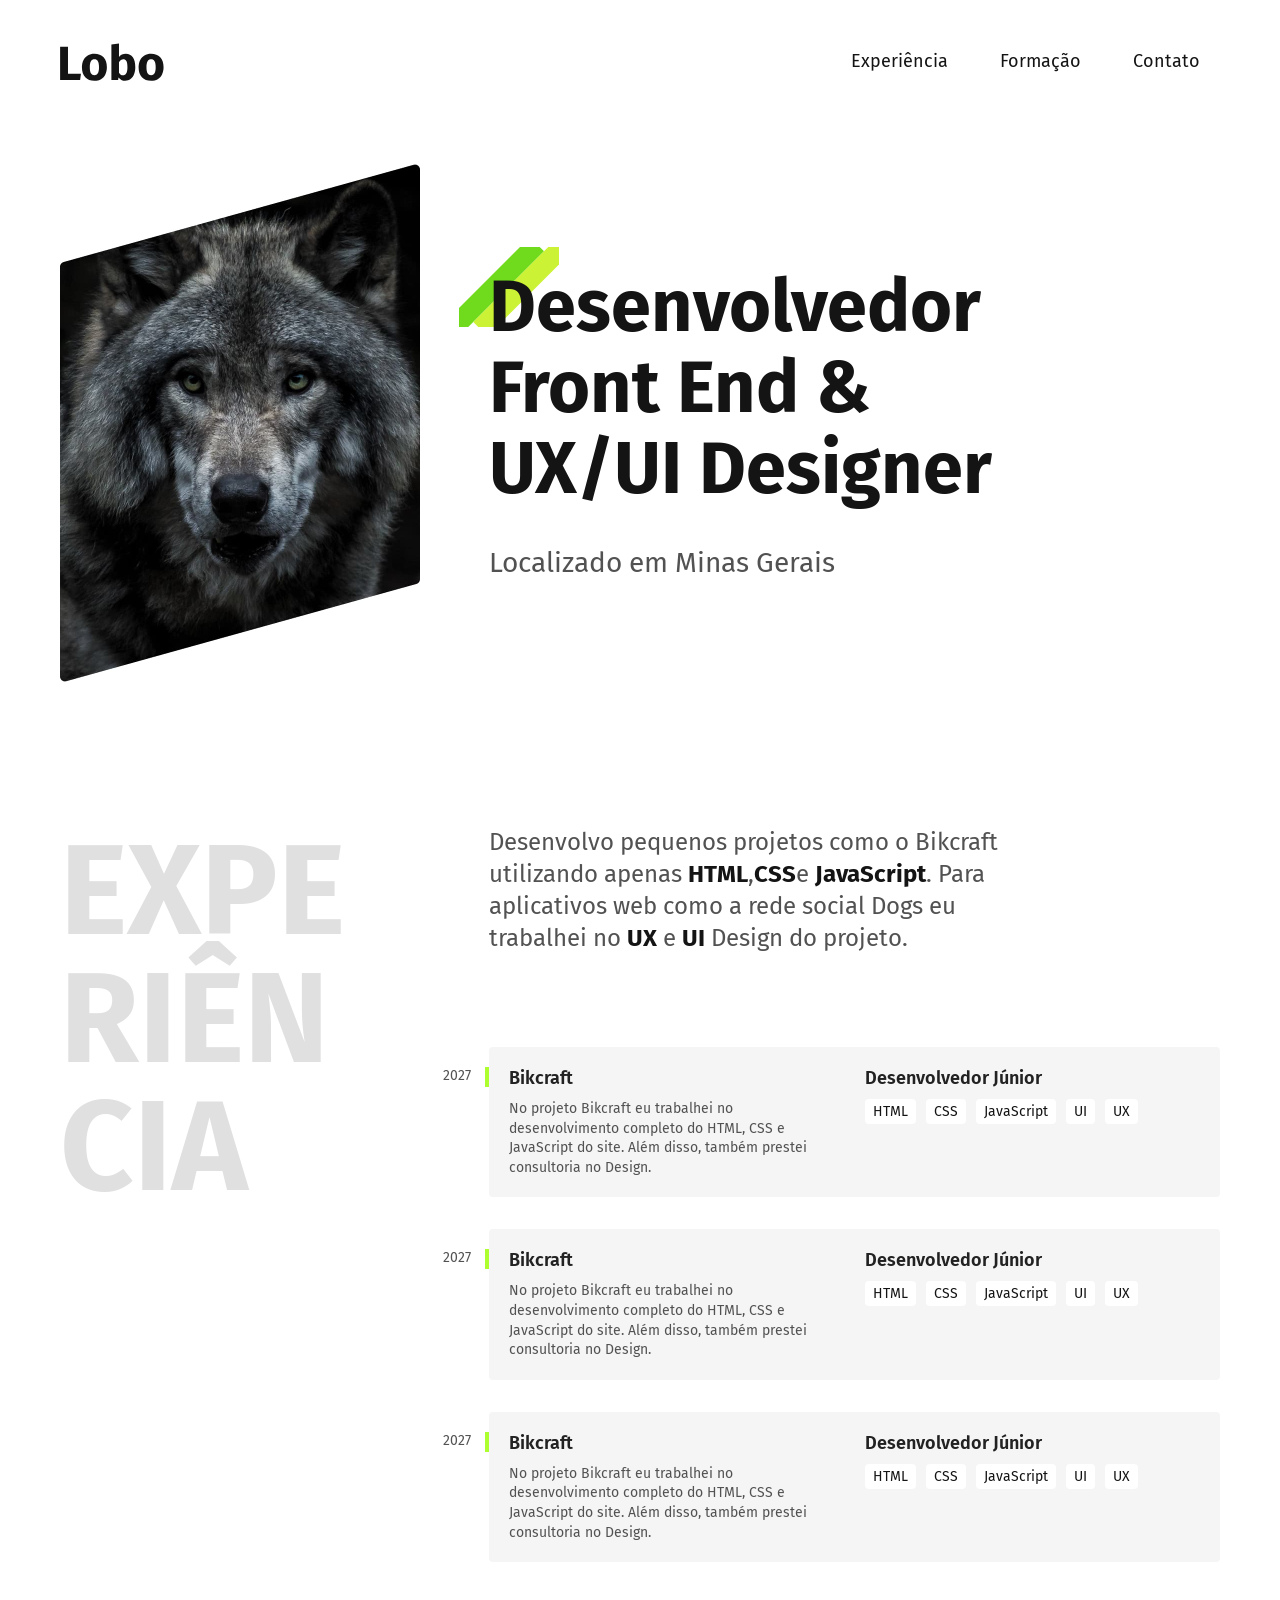
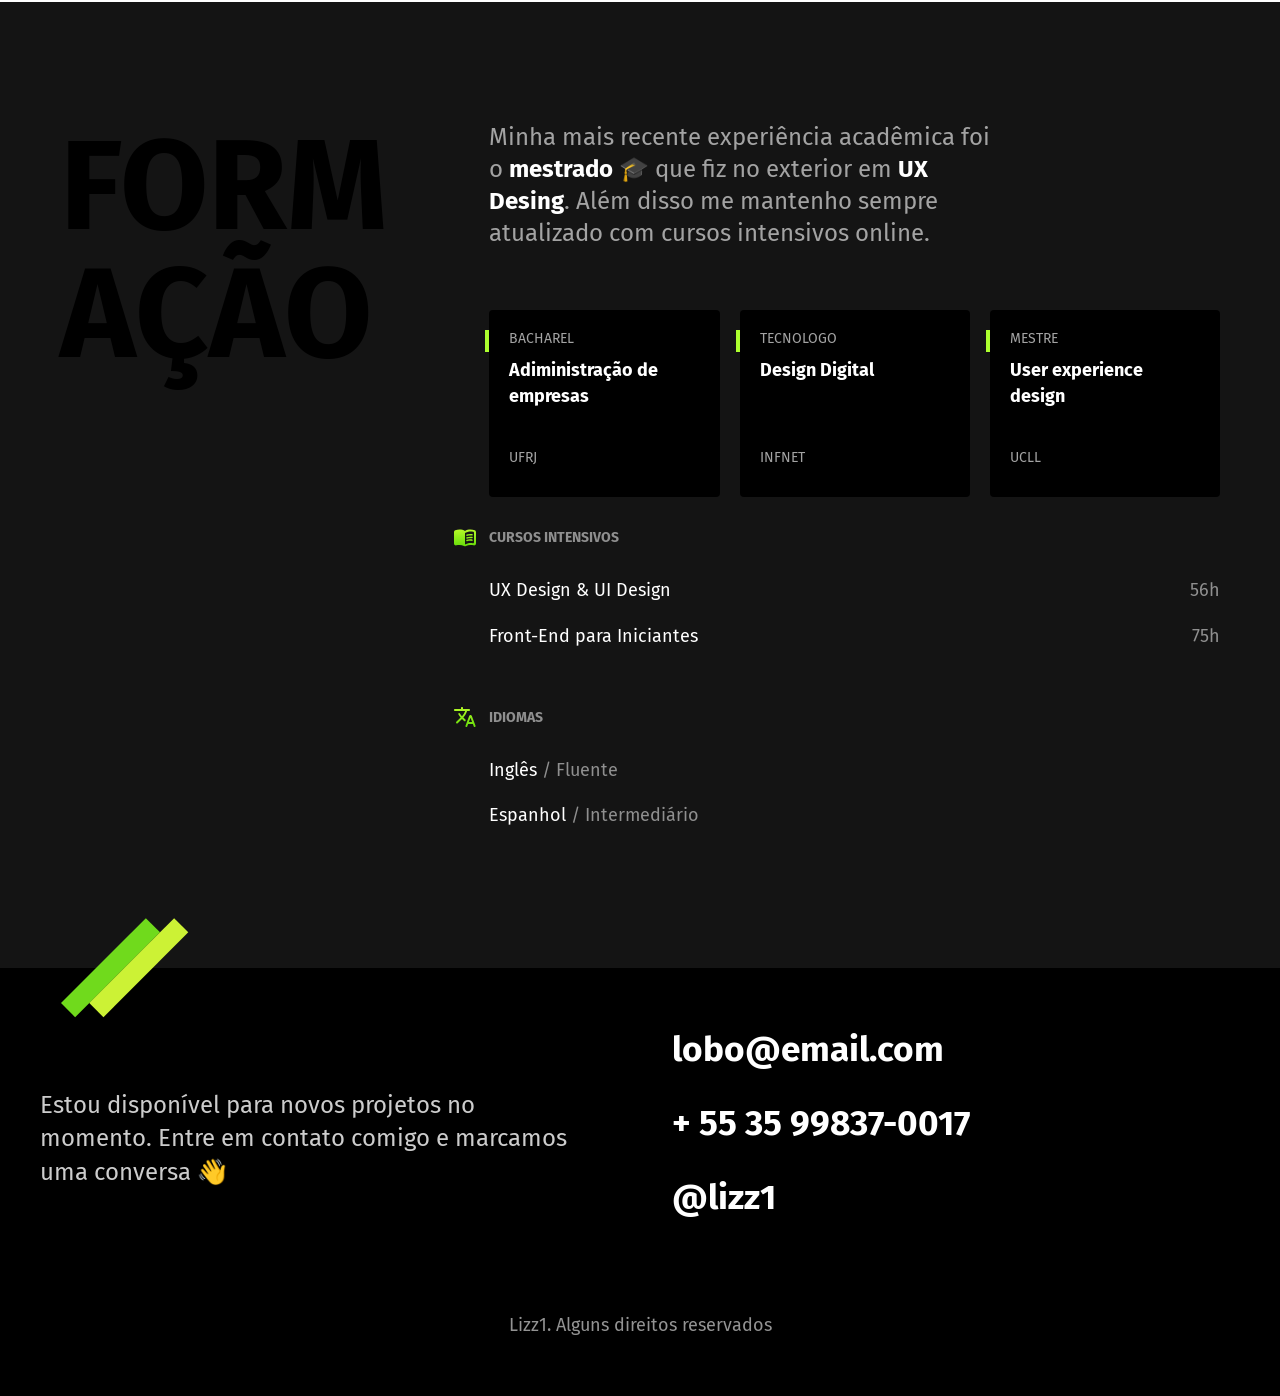
<file: index.html>
<!DOCTYPE html>
<html lang="en">

<head>
  <meta charset="UTF-8">
  <meta name="viewport" content="width=device-width, initial-scale=1.0">
  <meta name="description" content="Desenvolvedor Front End & UX/UI Designer">
  <link rel="stylesheet" href="css/portifolio.css">
  <link rel="icon" href="/favicon.svg" type="image/svg+xml">
  <link rel="preconnect" href="https://fonts.googleapis.com">
  <link rel="preconnect" href="https://fonts.gstatic.com" crossorigin>
  <link href="https://fonts.googleapis.com/css2?family=Fira+Sans:ital,wght@0,400;0,500;0,700;1,500&display=swap" rel="stylesheet">
  <title>Lizzi - Portifólio</title>
</head>


<body>

  <header class="header">
    <img src="/img/marca.svg" alt="Logo" width="104" height="38">
    <ul class="header-menu">
      <li><a href="#experiencia">Experiência</a></li>
      <li><a href="#formacao">Formação</a></li>
      <li><a href="#contato">Contato</a></li>
    </ul>
  </header>

  <main class="intro">
    <img src="/img/perfil.jpg" alt="lobo" width="360" height="520">
    <div class="relative">
      <h1>Desenvolvedor<br> Front End &<br> UX/UI Designer</h1>
      <p>Localizado em Minas Gerais</p>
    </div>
  </main>
  <section class="experiencia" id="experiencia" aria-label="Experiência">
    <h2 class="experiencia-titulo ">Experiência</h2>
    <div class="experiencia-info">
      <p class="experiencia-texto">Desenvolvo pequenos projetos como o Bikcraft utilizando apenas <strong>HTML</strong>,<strong>CSS</strong>e <strong>JavaScript</strong>. Para aplicativos web como a rede social Dogs eu trabalhei no <strong>UX</strong> e <strong>UI</strong> Design do projeto.</p>
      <div class="experiencia-trabalho">
        <h2 class="trabalho-titulo">Bikcraft</h2>
        <span class="trabalho-titulo">Desenvolvedor Júnior</span>
        <p>No projeto Bikcraft eu trabalhei no desenvolvimento completo do HTML, CSS e JavaScript do site. Além disso, também prestei consultoria no Design.</p>
        <ul class="ferramenta-trabalho">
          <li>HTML</li>
          <li>CSS</li>
          <li>JavaScript</li>
          <li>UI</li>
          <li>UX</li>
        </ul>
      </div>
      <div class="experiencia-trabalho">
        <h2 class="trabalho-titulo">Bikcraft</h2>
        <span class="trabalho-titulo">Desenvolvedor Júnior</span>
        <p>No projeto Bikcraft eu trabalhei no desenvolvimento completo do HTML, CSS e JavaScript do site. Além disso, também prestei consultoria no Design.</p>
        <ul class="ferramenta-trabalho">
          <li>HTML</li>
          <li>CSS</li>
          <li>JavaScript</li>
          <li>UI</li>
          <li>UX</li>
        </ul>
      </div>
      <div class="experiencia-trabalho">
        <h2 class="trabalho-titulo">Bikcraft</h2>
        <span class="trabalho-titulo">Desenvolvedor Júnior</span>
        <p>No projeto Bikcraft eu trabalhei no desenvolvimento completo do HTML, CSS e JavaScript do site. Além disso, também prestei consultoria no Design.</p>
        <ul class="ferramenta-trabalho">
          <li>HTML</li>
          <li>CSS</li>
          <li>JavaScript</li>
          <li>UI</li>
          <li>UX</li>
        </ul>
      </div>
    </div>

  </section>


  <section class="formacao" id="formacao" aria-label="Formação">
    <div class="formacao-container">
      <h2 class="experiencia-titulo formacao-titulo"> <!-- se bugar é pq tem que arrumar a classe no global -->
        Formação
      </h2>
      <div class="formacao-info">
        <p>Minha mais recente experiência acadêmica foi o <strong>mestrado</strong> 🎓 que fiz no exterior em <strong>UX Desing</strong>. Além disso me mantenho sempre atualizado com cursos intensivos online.</p>
        <ul class="formacao-lista">
          <li class="formacao-card">
            <p class="formacao-tipo">bacharel</p>
            <h3 class="formacao-curso">Adiministração de empresas</h3>
            <p class="formacao-local">ufrj</p>
          </li>
          <li class="formacao-card">
            <p class="formacao-tipo">tecnologo</p>
            <h3 class="formacao-curso">Design Digital</h3>
            <p class="formacao-local">Infnet</p>
          </li>
          <li class="formacao-card">
            <p class="formacao-tipo">Mestre</p>
            <h3 class="formacao-curso">User experience design</h3>
            <p class="formacao-local">ucll</p>
          </li>
        </ul>
        <div class="formacao-extra">
          <div class="cursos">
            <h3>Cursos intensivos</h3>
            <ul class="formacao-intensivos">
              <li>UX Design & UI Design<span>56h</span></li>
              <li>Front-End para Iniciantes<span>75h</span></li>
            </ul>
          </div>
          <div class="idomas">
            <h3>Idiomas</h3>
            <ul>
              <li>Inglês<span> / Fluente</span></li>
              <li>Espanhol<span> / Intermediário</span></li>
            </ul>
          </div>
        </div>
      </div>
    </div>

  </section>

  <footer class="footer" id="contato" aria-label="Rodapé">
    <div class="footer-container">
      <p class="footer-texto">Estou disponível para novos projetos no momento. Entre em contato comigo e marcamos uma conversa 👋</p>

      <ul>
        <li>lobo@email.com</li>
        <li>+ 55 35 99837-0017</li>
        <li><a href=#"">@lizz1</a></li>
      </ul>
      <p class="footer-copy">Lizz1. Alguns direitos reservados</p>
    </div>
  </footer>
















































































































</body>

</html>
</file>
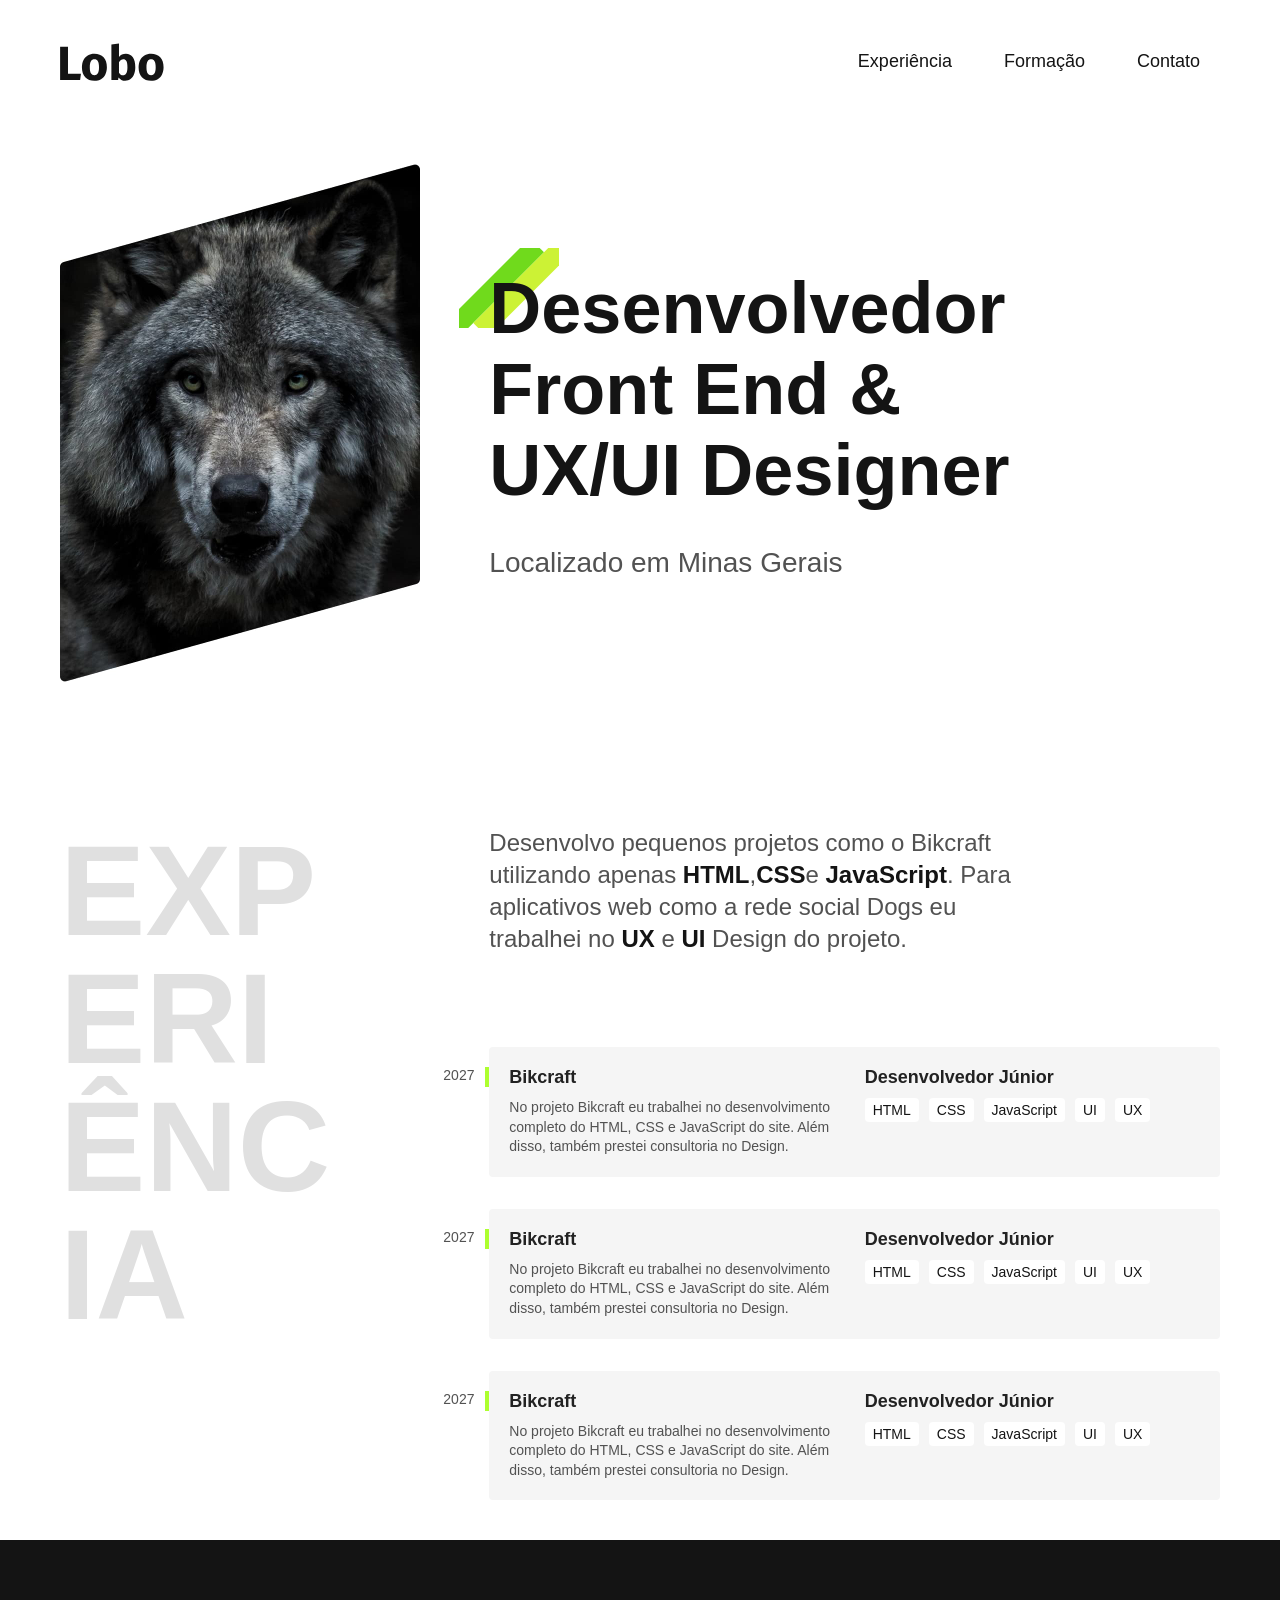
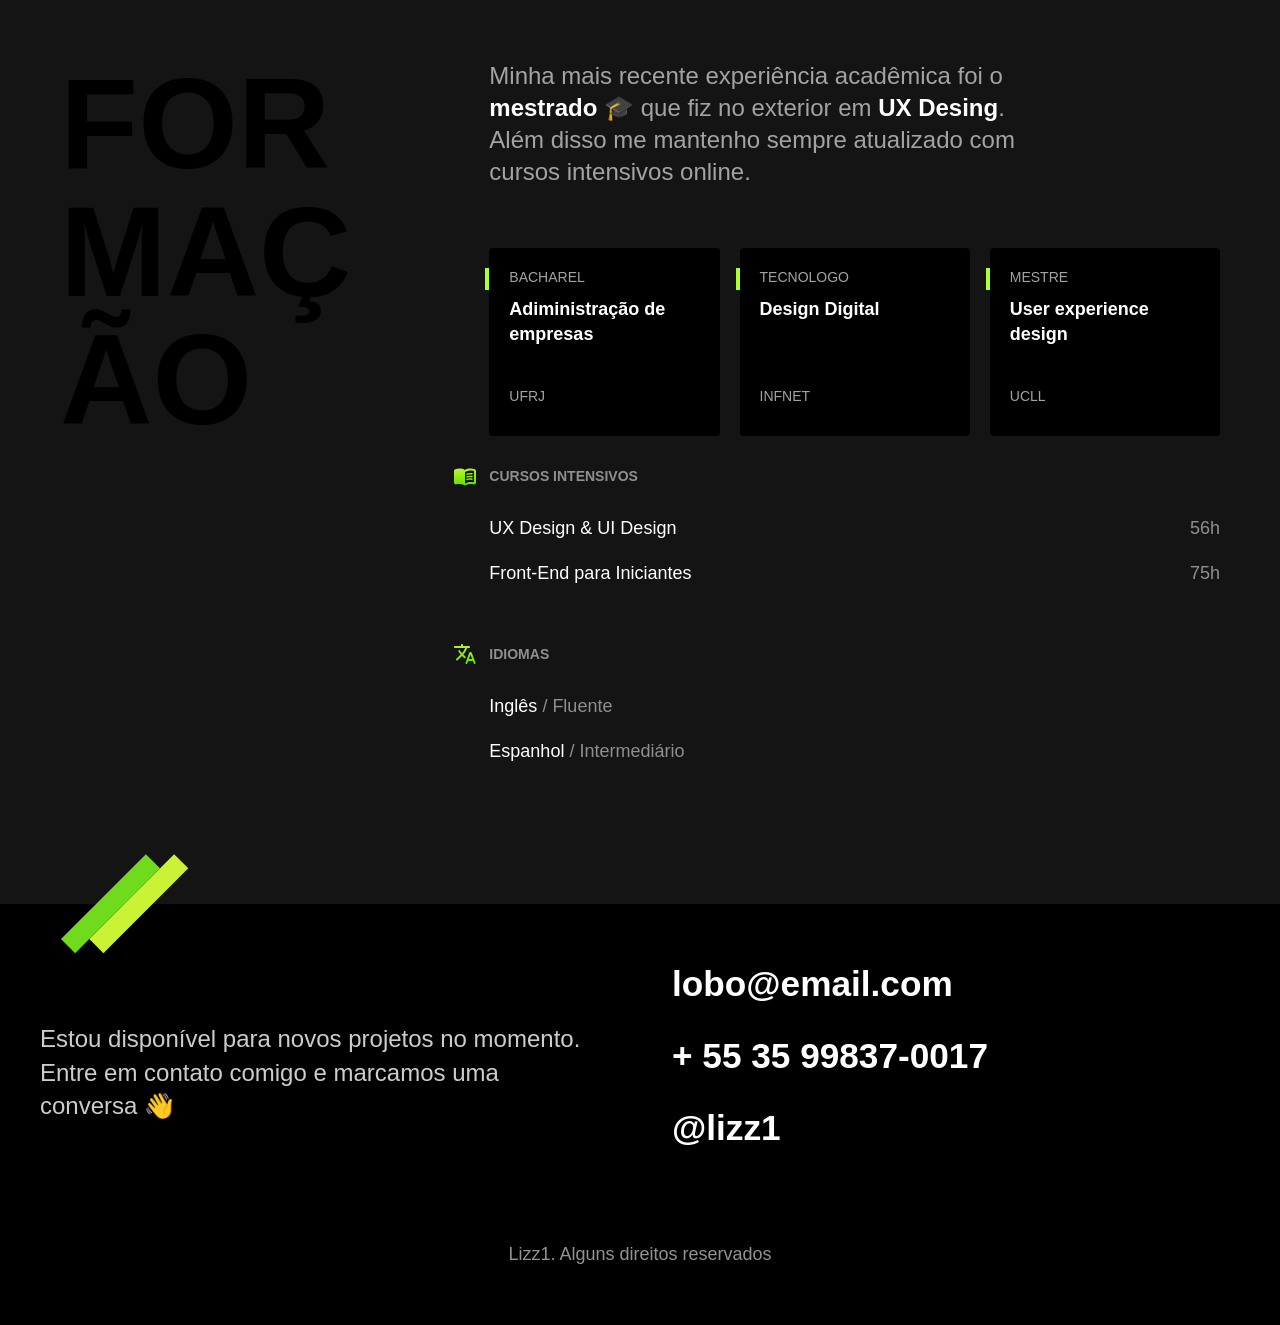
<file: portifolio.html>
<!DOCTYPE html>
<html lang="en">

<head>
  <meta charset="UTF-8">
  <meta name="viewport" content="width=device-width, initial-scale=1.0">
  <meta name="description" content="Desenvolvedor Front End & UX/UI Designer">
  <link rel="stylesheet" href="css/portifolio.css">
  <title>Lizzi - Portifólio</title>
</head>

<body>

  <header class="header">
    <img src="/img/marca.svg" alt="Logo" width="104" height="38">
    <ul class="header-menu">
      <li><a href="#experiencia">Experiência</a></li>
      <li><a href="#formacao">Formação</a></li>
      <li><a href="#contato">Contato</a></li>
    </ul>
  </header>

  <main class="intro">
    <img src="/img/perfil.jpg" alt="lobo" width="360" height="520">
    <div class="relative">
      <h1>Desenvolvedor<br> Front End &<br> UX/UI Designer</h1>
      <p>Localizado em Minas Gerais</p>
    </div>
  </main>
  <section class="experiencia" id="experiencia" aria-label="Experiência">
    <h2 class="experiencia-titulo ">Experiência</h2>
    <div class="experiencia-info">
      <p class="experiencia-texto">Desenvolvo pequenos projetos como o Bikcraft utilizando apenas <strong>HTML</strong>,<strong>CSS</strong>e <strong>JavaScript</strong>. Para aplicativos web como a rede social Dogs eu trabalhei no <strong>UX</strong> e <strong>UI</strong> Design do projeto.</p>
      <div class="experiencia-trabalho">
        <h2 class="trabalho-titulo">Bikcraft</h2>
        <span class="trabalho-titulo">Desenvolvedor Júnior</span>
        <p>No projeto Bikcraft eu trabalhei no desenvolvimento completo do HTML, CSS e JavaScript do site. Além disso, também prestei consultoria no Design.</p>
        <ul class="ferramenta-trabalho">
          <li>HTML</li>
          <li>CSS</li>
          <li>JavaScript</li>
          <li>UI</li>
          <li>UX</li>
        </ul>
      </div>
      <div class="experiencia-trabalho">
        <h2 class="trabalho-titulo">Bikcraft</h2>
        <span class="trabalho-titulo">Desenvolvedor Júnior</span>
        <p>No projeto Bikcraft eu trabalhei no desenvolvimento completo do HTML, CSS e JavaScript do site. Além disso, também prestei consultoria no Design.</p>
        <ul class="ferramenta-trabalho">
          <li>HTML</li>
          <li>CSS</li>
          <li>JavaScript</li>
          <li>UI</li>
          <li>UX</li>
        </ul>
      </div>
      <div class="experiencia-trabalho">
        <h2 class="trabalho-titulo">Bikcraft</h2>
        <span class="trabalho-titulo">Desenvolvedor Júnior</span>
        <p>No projeto Bikcraft eu trabalhei no desenvolvimento completo do HTML, CSS e JavaScript do site. Além disso, também prestei consultoria no Design.</p>
        <ul class="ferramenta-trabalho">
          <li>HTML</li>
          <li>CSS</li>
          <li>JavaScript</li>
          <li>UI</li>
          <li>UX</li>
        </ul>
      </div>
    </div>

  </section>


  <section class="formacao" id="formacao" aria-label="Formação">
    <div class="formacao-container">
      <h2 class="experiencia-titulo formacao-titulo"> <!-- se bugar é pq tem que arrumar a classe no global -->
        Formação
      </h2>
      <div class="formacao-info">
        <p>Minha mais recente experiência acadêmica foi o <strong>mestrado</strong> 🎓 que fiz no exterior em <strong>UX Desing</strong>. Além disso me mantenho sempre atualizado com cursos intensivos online.</p>
        <ul class="formacao-lista">
          <li class="formacao-card">
            <p class="formacao-tipo">bacharel</p>
            <h3 class="formacao-curso">Adiministração de empresas</h3>
            <p class="formacao-local">ufrj</p>
          </li>
          <li class="formacao-card">
            <p class="formacao-tipo">tecnologo</p>
            <h3 class="formacao-curso">Design Digital</h3>
            <p class="formacao-local">Infnet</p>
          </li>
          <li class="formacao-card">
            <p class="formacao-tipo">Mestre</p>
            <h3 class="formacao-curso">User experience design</h3>
            <p class="formacao-local">ucll</p>
          </li>
        </ul>
        <div class="formacao-extra">
          <div class="cursos">
            <h3>Cursos intensivos</h3>
            <ul class="formacao-intensivos">
              <li>UX Design & UI Design<span>56h</span></li>
              <li>Front-End para Iniciantes<span>75h</span></li>
            </ul>
          </div>
          <div class="idomas">
            <h3>Idiomas</h3>
            <ul>
              <li>Inglês<span> / Fluente</span></li>
              <li>Espanhol<span> / Intermediário</span></li>
            </ul>
          </div>
        </div>
      </div>
    </div>

  </section>

  <footer class="footer" id="contato" aria-label="Rodapé">
    <div class="footer-container">
      <p class="footer-texto">Estou disponível para novos projetos no momento. Entre em contato comigo e marcamos uma conversa 👋</p>

      <ul>
        <li>lobo@email.com</li>
        <li>+ 55 35 99837-0017</li>
        <li><a href=#"">@lizz1</a></li>
      </ul>
      <p class="footer-copy">Lizz1. Alguns direitos reservados</p>
    </div>
  </footer>
















































































































</body>

</html>
</file>
<file: css/portifolio.css>
@import "./global.css";
@import "./header.css";
@import "./hero.css";
@import "./experiencia.css";
@import "./formacao.css";
@import "./footer.css";
</file>
